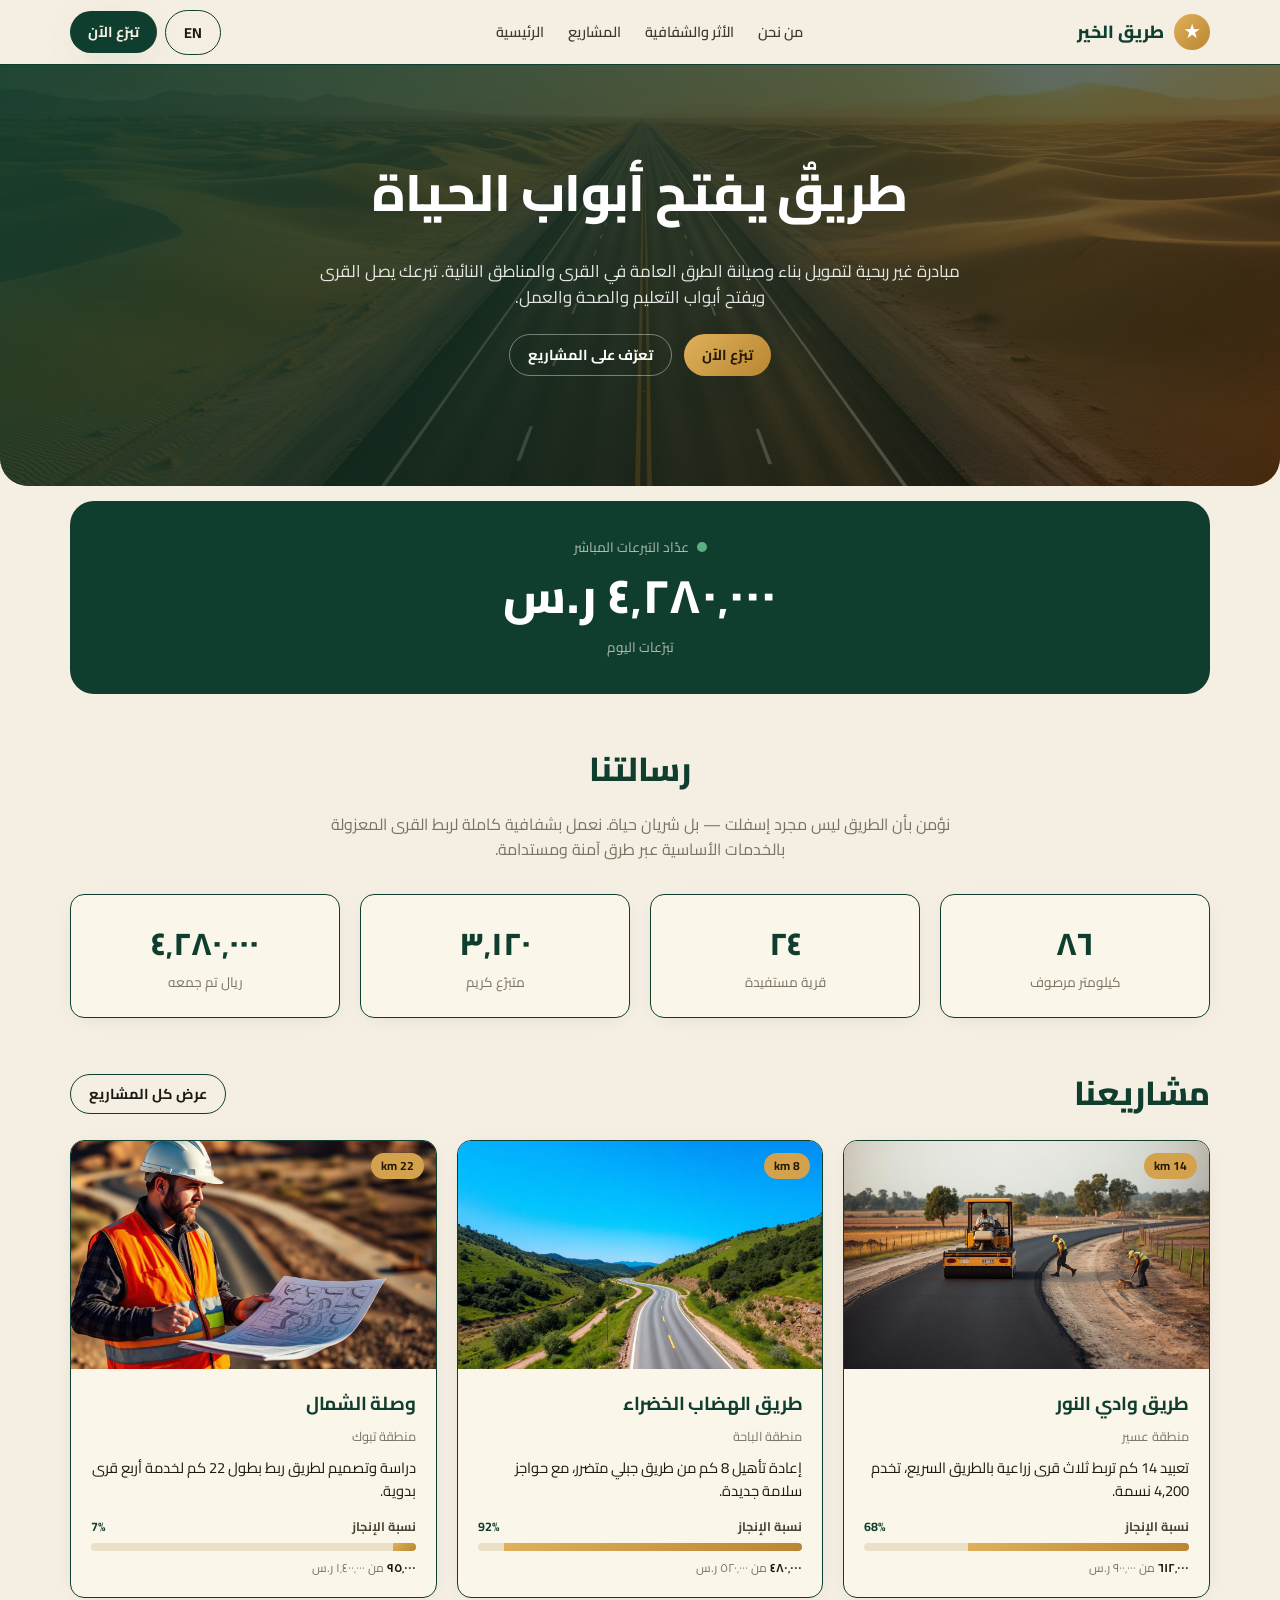
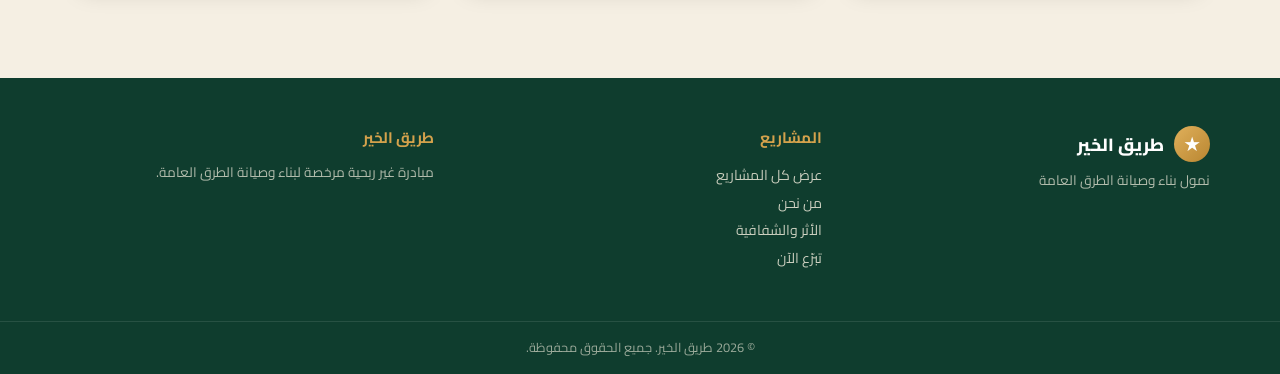
<file: index.html>
<!doctype html>
  <html lang="ar" dir="rtl">
  <head>
    <meta charset="utf-8">
    <meta name="viewport" content="width=device-width,initial-scale=1">
    <link rel="preconnect" href="https://fonts.googleapis.com">
    <link rel="preconnect" href="https://fonts.gstatic.com" crossorigin>
    <link href="https://fonts.googleapis.com/css2?family=Cairo:wght@400;600;700;800&family=Inter:wght@400;600;700;800&display=swap" rel="stylesheet">
    <link rel="stylesheet" href="styles.css">
    <title>طريق الخير — Tareeq Al-Khair</title>
    <meta name="description" content="مبادرة غير ربحية لتمويل بناء وصيانة الطرق العامة">
  </head>

  <body>
    <!-- header -->
    <header class="header">
      <div class="container nav">
        <a href="index.html" class="brand">
          <span class="logo">★</span>
          <span data-i18n="brand">طريق الخير</span>
        </a>
        <nav class="nav-links">
          <a href="index.html" data-i18n="nav_home"></a>
          <a href="projects.html" data-i18n="nav_projects"></a>
          <a href="impact.html" data-i18n="nav_impact"></a>
          <a href="about.html" data-i18n="nav_about"></a>
        </nav>
        <div class="nav-actions">
          <button id="lang-btn" class="btn btn-ghost" data-i18n="lang_toggle"></button>
          <a href="donate.html" class="btn btn-primary" data-i18n="nav_donate"></a>
        </div>
      </div>
    </header>
    <!-- hero -->
    <section class="hero" style="padding:0">
      <img src="assets/hero-road.jpg" alt="">
      <div class="hero-inner">
        <h1 data-i18n="hero_title"></h1>
        <p data-i18n="hero_sub"></p>
        <div class="hero-cta">
          <a class="btn btn-gold" href="donate.html" data-i18n="cta_donate"></a>
          <a class="btn btn-ghost" style="color:#fff;border-color:rgba(255,255,255,.4)" href="projects.html" data-i18n="cta_projects"></a>
        </div>
      </div>
    </section>

    <section class="container">
      <div class="live">
        <div style="opacity:.7;font-size:.85rem"><span class="dot"></span><span data-i18n="live_title"></span></div>
        <div class="big" id="live-amount">— ر.س</div>
        <div style="opacity:.7;font-size:.85rem;margin-top:4px" data-i18n="live_today"></div>
      </div>
    </section>

    <section class="container">
      <div style="text-align:center; max-width:680px; margin:0 auto 32px; margin-top: 50px;">
        <h2 data-i18n="mission_title"></h2>
        <p class="lead" style="margin:0 auto" data-i18n="mission_body"></p>
      </div>
      <div class="grid grid-4">
        <div class="card stat"><div class="num" data-fmt="86"></div><div class="label" data-i18n="stats_km"></div></div>
        <div class="card stat"><div class="num" data-fmt="24"></div><div class="label" data-i18n="stats_villages"></div></div>
        <div class="card stat"><div class="num" data-fmt="3120"></div><div class="label" data-i18n="stats_donors"></div></div>
        <div class="card stat"><div class="num" data-fmt="4280000"></div><div class="label" data-i18n="stats_raised"></div></div>
      </div>
    </section>

    <section class="container">
      <div style="text-align:center; display:flex;align-items:center;justify-content:space-between; margin-bottom:20px;flex-wrap:wrap;gap:12px; margin-top: 50px; ">
        <h2 style="margin:0" data-i18n="projects_title"></h2>
        <a class="btn btn-ghost" href="projects.html" data-i18n="view_all"></a>
      </div>
      <div class="grid grid-3" id="projects-grid"></div>
    </section>
    <footer>
      <div class="container">
        <div>
          <div class="brand" style="color:#fff;margin-bottom:8px">
            <span class="logo">★</span>
            <span data-i18n="brand"></span>
          </div>
          <p style="color:rgba(247,241,225,.7);font-size:.85rem" data-i18n="tagline"></p>
        </div>
        <div>
          <h4 data-i18n="nav_projects"></h4>
          <a href="projects.html" data-i18n="view_all"></a>
          <a href="about.html" data-i18n="nav_about"></a>
          <a href="impact.html" data-i18n="nav_impact"></a>
          <a href="donate.html" data-i18n="nav_donate"></a>
        </div>
        <div>
          <h4 data-i18n="brand"></h4>
          <p style="color:rgba(247,241,225,.7);font-size:.85rem" data-i18n="footer_about"></p>
        </div>
      </div>
      <div class="copy" data-i18n="footer_rights"></div>
    </footer>
    <script src="app.js"></script>
  </body>
</html>
</file>
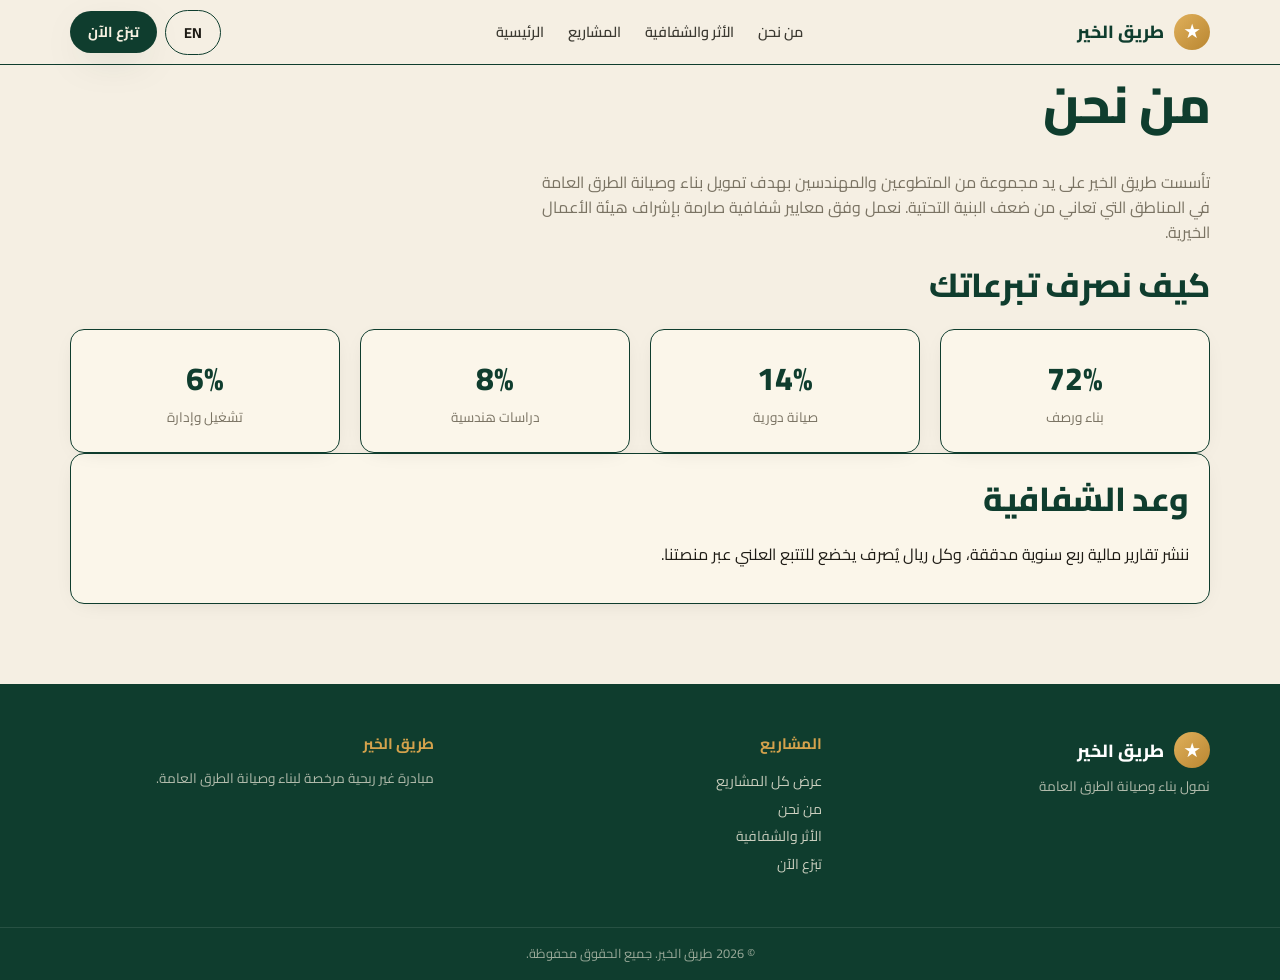
<file: about.html>
<!doctype html><html lang="ar" dir="rtl"><head><meta charset="utf-8"><meta name="viewport" content="width=device-width,initial-scale=1"><link rel="preconnect" href="https://fonts.googleapis.com"><link rel="preconnect" href="https://fonts.gstatic.com" crossorigin><link href="https://fonts.googleapis.com/css2?family=Cairo:wght@400;600;700;800&family=Inter:wght@400;600;700;800&display=swap" rel="stylesheet"><link rel="stylesheet" href="styles.css"><title data-i18n="about_title">عن طريق الخير</title></head><body>
<header class="header"><div class="container nav"><a href="index.html" class="brand"><span class="logo">★</span><span data-i18n="brand">طريق الخير</span></a><nav class="nav-links"><a href="index.html" data-i18n="nav_home"></a><a href="projects.html" data-i18n="nav_projects"></a><a href="impact.html" data-i18n="nav_impact"></a><a href="about.html" data-i18n="nav_about"></a></nav><div class="nav-actions"><button id="lang-btn" class="btn btn-ghost" data-i18n="lang_toggle"></button><a href="donate.html" class="btn btn-primary" data-i18n="nav_donate"></a></div></div></header>
<section class="container">
  <h1 data-i18n="about_title"></h1>
  <p class="lead" data-i18n="about_body"></p>
</section>
<section class="container">
  <h2 data-i18n="how_used_title"></h2>
  <div class="grid grid-4">
    <div class="card stat"><div class="num">72%</div><div class="label" data-i18n="use_construction"></div></div>
    <div class="card stat"><div class="num">14%</div><div class="label" data-i18n="use_maintenance"></div></div>
    <div class="card stat"><div class="num">8%</div><div class="label" data-i18n="use_engineering"></div></div>
    <div class="card stat"><div class="num">6%</div><div class="label" data-i18n="use_admin"></div></div>
  </div>
</section>
<section class="container">
  <div class="card card-body">
    <h2 data-i18n="transparency_title"></h2>
    <p data-i18n="transparency_body"></p>
  </div>
</section>
<footer><div class="container"><div><div class="brand" style="color:#fff;margin-bottom:8px"><span class="logo">★</span><span data-i18n="brand"></span></div><p style="color:rgba(247,241,225,.7);font-size:.85rem" data-i18n="tagline"></p></div><div><h4 data-i18n="nav_projects"></h4><a href="projects.html" data-i18n="view_all"></a><a href="about.html" data-i18n="nav_about"></a><a href="impact.html" data-i18n="nav_impact"></a><a href="donate.html" data-i18n="nav_donate"></a></div><div><h4 data-i18n="brand"></h4><p style="color:rgba(247,241,225,.7);font-size:.85rem" data-i18n="footer_about"></p></div></div><div class="copy" data-i18n="footer_rights"></div></footer><script src="app.js"></script></body></html>
</file>
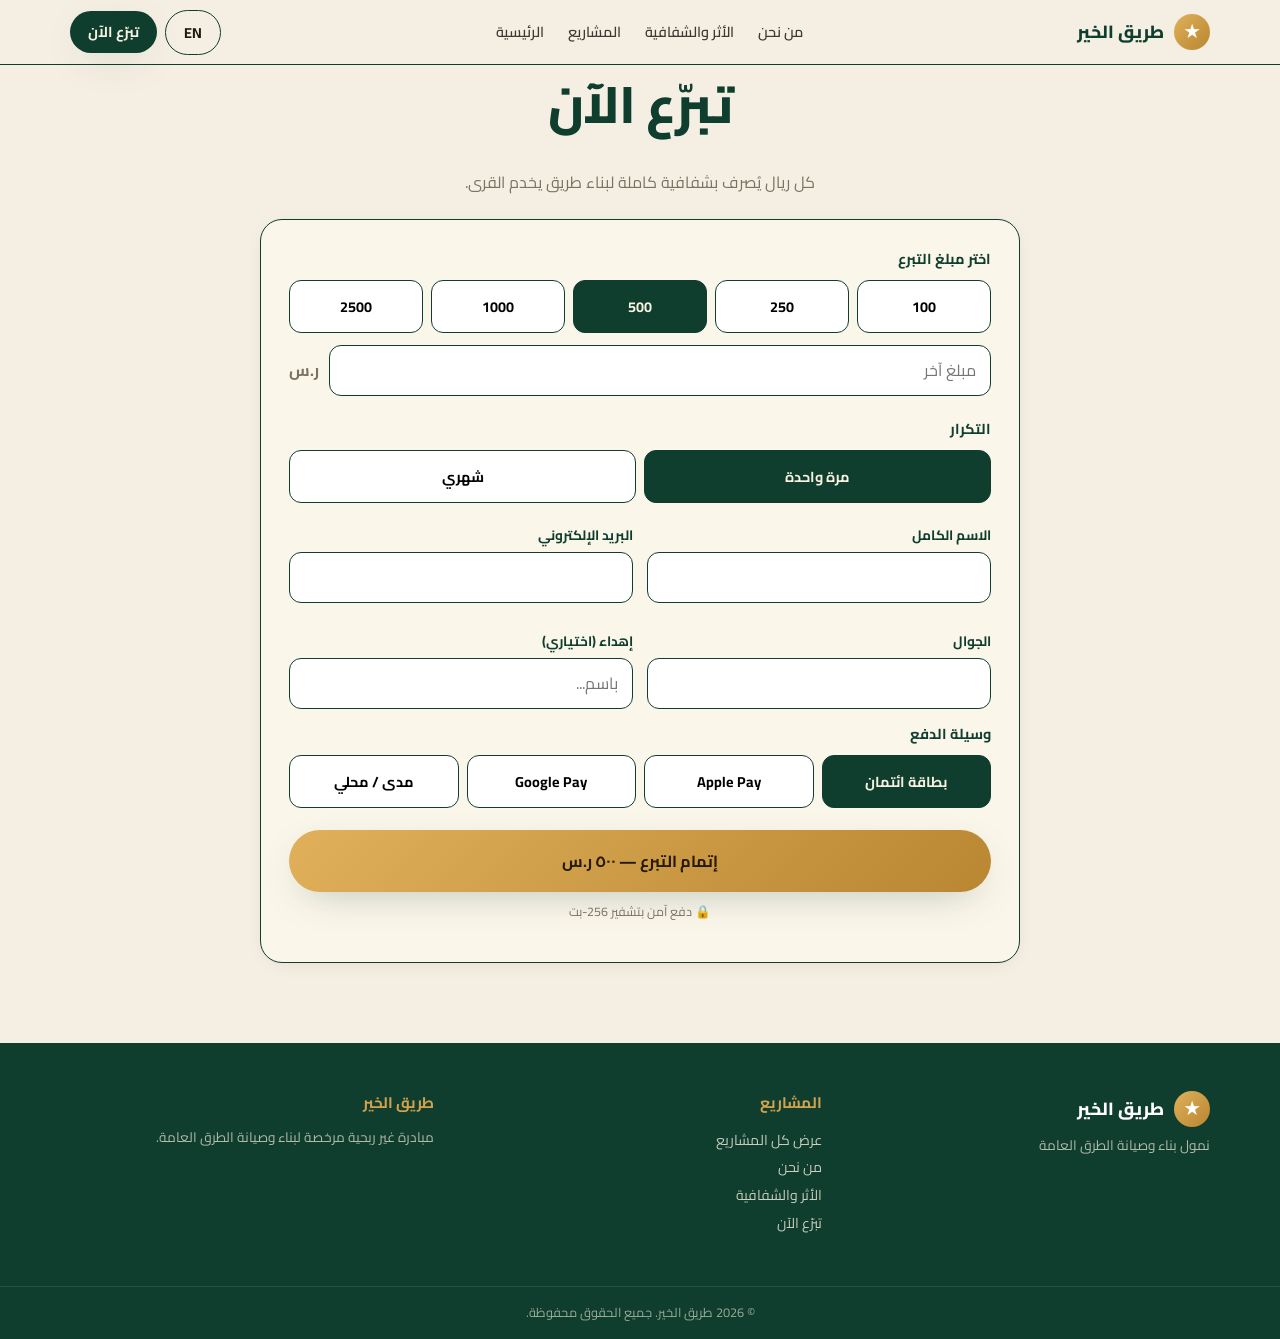
<file: donate.html>
<!doctype html><html lang="ar" dir="rtl"><head><meta charset="utf-8"><meta name="viewport" content="width=device-width,initial-scale=1"><link rel="preconnect" href="https://fonts.googleapis.com"><link rel="preconnect" href="https://fonts.gstatic.com" crossorigin><link href="https://fonts.googleapis.com/css2?family=Cairo:wght@400;600;700;800&family=Inter:wght@400;600;700;800&display=swap" rel="stylesheet"><link rel="stylesheet" href="styles.css"><title>تبرّع — Donate</title></head><body>
<header class="header"><div class="container nav"><a href="index.html" class="brand"><span class="logo">★</span><span data-i18n="brand">طريق الخير</span></a><nav class="nav-links"><a href="index.html" data-i18n="nav_home"></a><a href="projects.html" data-i18n="nav_projects"></a><a href="impact.html" data-i18n="nav_impact"></a><a href="about.html" data-i18n="nav_about"></a></nav><div class="nav-actions"><button id="lang-btn" class="btn btn-ghost" data-i18n="lang_toggle"></button><a href="donate.html" class="btn btn-primary" data-i18n="nav_donate"></a></div></div></header>
<section class="container" style="max-width:820px">
  <div style="text-align:center;margin-bottom:24px">
    <h1 data-i18n="donate_title"></h1>
    <p class="lead" style="margin:0 auto" data-i18n="donate_sub"></p>
  </div>

  <div id="receipt" class="receipt" style="display:none">
    <h2 style="margin:0 0 6px" data-i18n="receipt_title"></h2>
    <p style="margin:0;font-size:.9rem" data-i18n="receipt_body"></p>
    <div id="receipt-amount" style="margin-top:10px;font-weight:800;color:var(--primary)"></div>
  </div>

  <form id="donate-form" class="form">
    <fieldset class="fieldset">
      <span class="legend" data-i18n="amount"></span>
      <div class="choices">
        <button type="button" class="choice" data-amt="100">100</button>
        <button type="button" class="choice" data-amt="250">250</button>
        <button type="button" class="choice" data-amt="500">500</button>
        <button type="button" class="choice" data-amt="1000">1000</button>
        <button type="button" class="choice" data-amt="2500">2500</button>
      </div>
      <div style="display:flex;gap:10px;margin-top:12px;align-items:center">
        <input id="custom-amount" type="number" min="10" class="input" data-i18n-ph="custom_amount">
        <b style="color:var(--muted)" data-i18n="currency"></b>
      </div>
    </fieldset>

    <fieldset class="fieldset">
      <span class="legend" data-i18n="frequency"></span>
      <div class="choices" style="grid-template-columns:1fr 1fr">
        <button type="button" class="choice" data-freq="once" data-i18n="once"></button>
        <button type="button" class="choice" data-freq="monthly" data-i18n="monthly"></button>
      </div>
    </fieldset>

    <div class="row">
      <label class="field"><span data-i18n="full_name"></span><input required class="input"></label>
      <label class="field"><span data-i18n="email"></span><input required type="email" class="input"></label>
      <label class="field"><span data-i18n="phone"></span><input type="tel" class="input"></label>
      <label class="field"><span data-i18n="dedicate"></span><input class="input" data-i18n-ph="dedicate_ph"></label>
    </div>

    <fieldset class="fieldset">
      <span class="legend" data-i18n="pay_with"></span>
      <div class="choices" style="grid-template-columns:repeat(auto-fit,minmax(120px,1fr))">
        <button type="button" class="choice" data-pay="card" data-i18n="pay_card"></button>
        <button type="button" class="choice" data-pay="apple" data-i18n="pay_apple"></button>
        <button type="button" class="choice" data-pay="google" data-i18n="pay_google"></button>
        <button type="button" class="choice" data-pay="local" data-i18n="pay_local"></button>
      </div>
    </fieldset>

    <button type="submit" class="btn btn-gold" style="width:100%;padding:16px;font-size:1rem"><span id="submit-label"></span></button>
    <p style="text-align:center;font-size:.78rem;color:var(--muted);margin-top:10px">🔒 <span data-i18n="secure_note"></span></p>
  </form>
</section>
<footer><div class="container"><div><div class="brand" style="color:#fff;margin-bottom:8px"><span class="logo">★</span><span data-i18n="brand"></span></div><p style="color:rgba(247,241,225,.7);font-size:.85rem" data-i18n="tagline"></p></div><div><h4 data-i18n="nav_projects"></h4><a href="projects.html" data-i18n="view_all"></a><a href="about.html" data-i18n="nav_about"></a><a href="impact.html" data-i18n="nav_impact"></a><a href="donate.html" data-i18n="nav_donate"></a></div><div><h4 data-i18n="brand"></h4><p style="color:rgba(247,241,225,.7);font-size:.85rem" data-i18n="footer_about"></p></div></div><div class="copy" data-i18n="footer_rights"></div></footer><script src="app.js"></script></body></html>
</file>
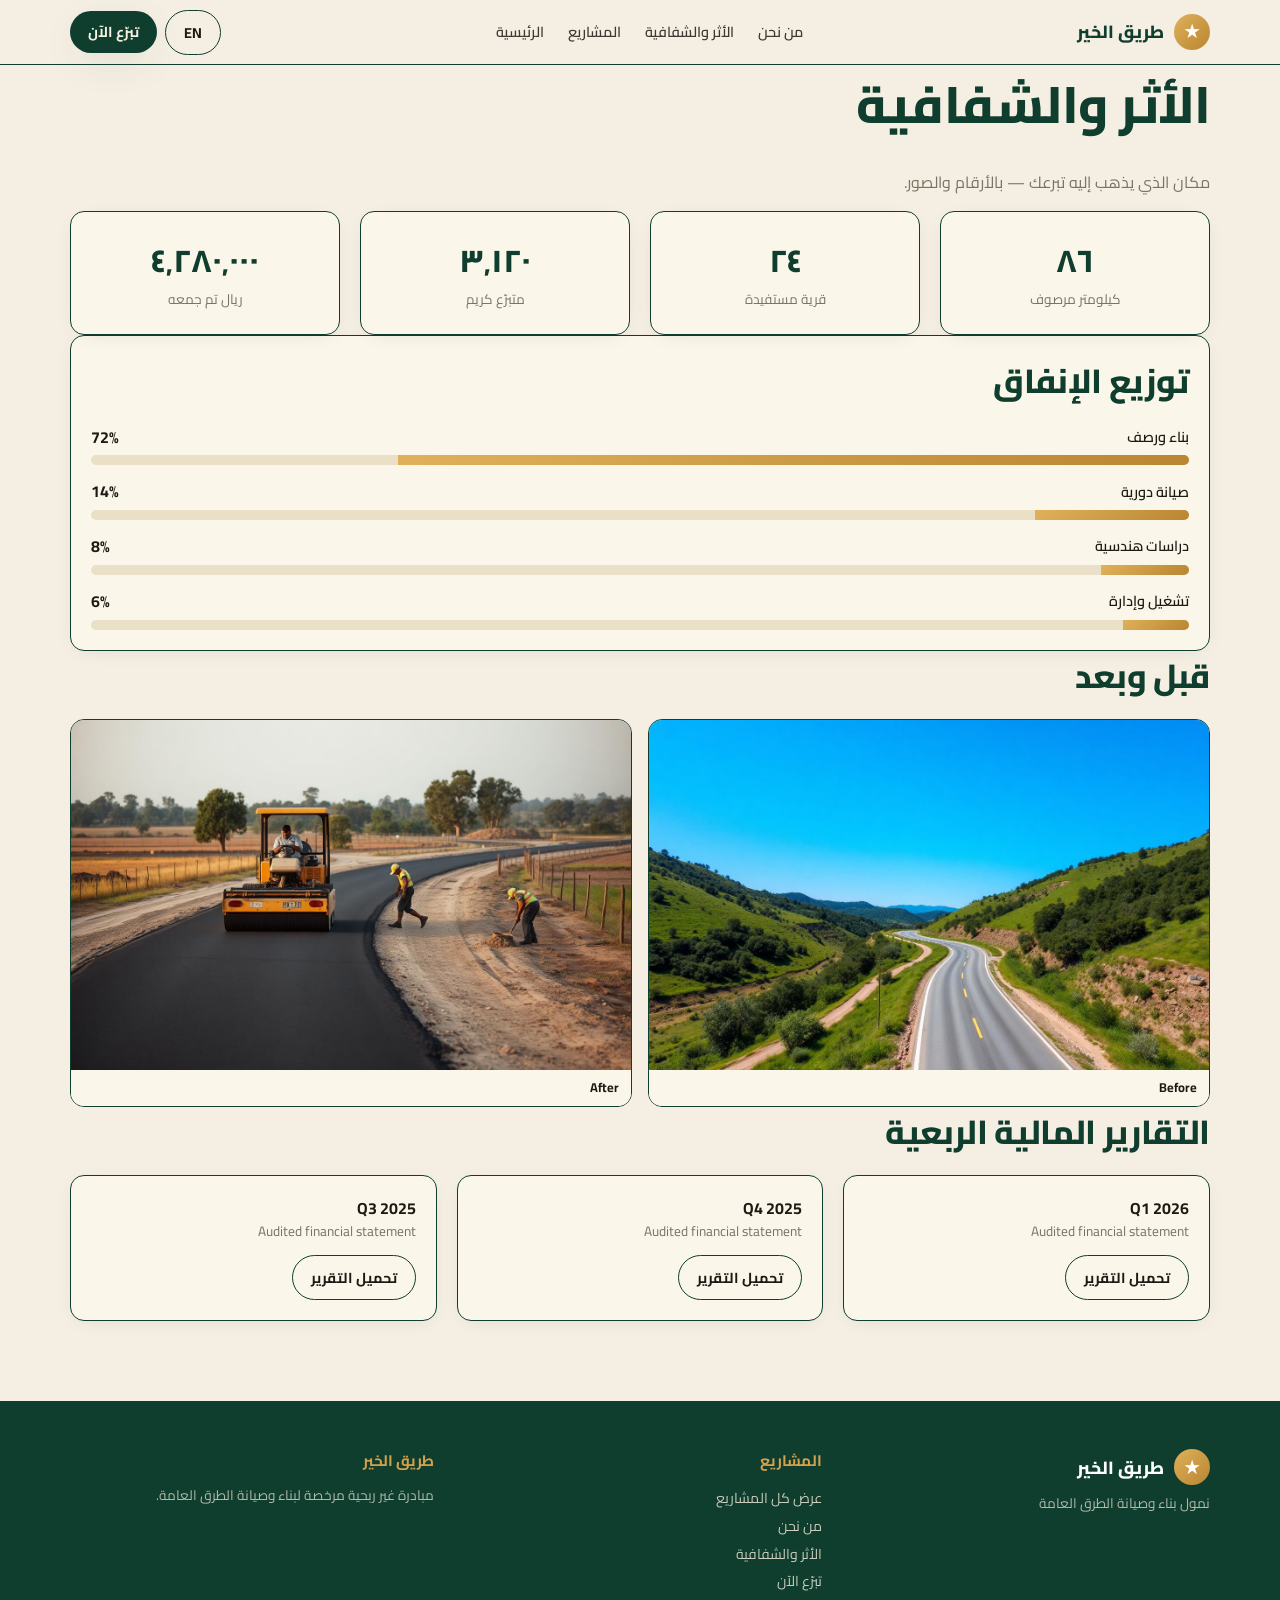
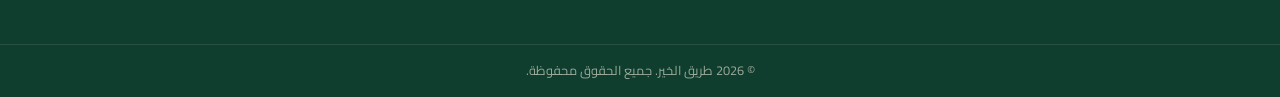
<file: impact.html>
<!doctype html><html lang="ar" dir="rtl"><head><meta charset="utf-8"><meta name="viewport" content="width=device-width,initial-scale=1"><link rel="preconnect" href="https://fonts.googleapis.com"><link rel="preconnect" href="https://fonts.gstatic.com" crossorigin><link href="https://fonts.googleapis.com/css2?family=Cairo:wght@400;600;700;800&family=Inter:wght@400;600;700;800&display=swap" rel="stylesheet"><link rel="stylesheet" href="styles.css"><title data-i18n="impact_title">الأثر والشفافية</title></head><body>
<header class="header"><div class="container nav"><a href="index.html" class="brand"><span class="logo">★</span><span data-i18n="brand">طريق الخير</span></a><nav class="nav-links"><a href="index.html" data-i18n="nav_home"></a><a href="projects.html" data-i18n="nav_projects"></a><a href="impact.html" data-i18n="nav_impact"></a><a href="about.html" data-i18n="nav_about"></a></nav><div class="nav-actions"><button id="lang-btn" class="btn btn-ghost" data-i18n="lang_toggle"></button><a href="donate.html" class="btn btn-primary" data-i18n="nav_donate"></a></div></div></header>
<section class="container">
  <h1 data-i18n="impact_title"></h1>
  <p class="lead" data-i18n="impact_sub"></p>
</section>
<section class="container">
  <div class="grid grid-4">
    <div class="card stat"><div class="num" data-fmt="86"></div><div class="label" data-i18n="stats_km"></div></div>
    <div class="card stat"><div class="num" data-fmt="24"></div><div class="label" data-i18n="stats_villages"></div></div>
    <div class="card stat"><div class="num" data-fmt="3120"></div><div class="label" data-i18n="stats_donors"></div></div>
    <div class="card stat"><div class="num" data-fmt="4280000"></div><div class="label" data-i18n="stats_raised"></div></div>
  </div>
</section>
<section class="container">
  <div class="card card-body">
    <h2 data-i18n="breakdown_title"></h2>
    <div class="bars">
      <div><div class="bar-row"><span class="bar-label" data-i18n="use_construction"></span><b>72%</b></div><div class="bar"><div style="width:72%"></div></div></div>
      <div><div class="bar-row"><span class="bar-label" data-i18n="use_maintenance"></span><b>14%</b></div><div class="bar"><div style="width:14%"></div></div></div>
      <div><div class="bar-row"><span class="bar-label" data-i18n="use_engineering"></span><b>8%</b></div><div class="bar"><div style="width:8%"></div></div></div>
      <div><div class="bar-row"><span class="bar-label" data-i18n="use_admin"></span><b>6%</b></div><div class="bar"><div style="width:6%"></div></div></div>
    </div>
  </div>
</section>
<section class="container">
  <h2 data-i18n="before_after"></h2>
  <div class="beforeafter">
    <figure><img src="assets/project-2.jpg" alt=""><figcaption>Before</figcaption></figure>
    <figure><img src="assets/project-1.jpg" alt=""><figcaption>After</figcaption></figure>
  </div>
</section>
<section class="container">
  <h2 data-i18n="quarterly_reports"></h2>
  <div class="grid grid-3">
    <div class="card card-body"><b>Q1 2026</b><p style="font-size:.85rem;color:var(--muted)">Audited financial statement</p><button class="btn btn-ghost" data-i18n="download_report"></button></div>
    <div class="card card-body"><b>Q4 2025</b><p style="font-size:.85rem;color:var(--muted)">Audited financial statement</p><button class="btn btn-ghost" data-i18n="download_report"></button></div>
    <div class="card card-body"><b>Q3 2025</b><p style="font-size:.85rem;color:var(--muted)">Audited financial statement</p><button class="btn btn-ghost" data-i18n="download_report"></button></div>
  </div>
</section>
<footer><div class="container"><div><div class="brand" style="color:#fff;margin-bottom:8px"><span class="logo">★</span><span data-i18n="brand"></span></div><p style="color:rgba(247,241,225,.7);font-size:.85rem" data-i18n="tagline"></p></div><div><h4 data-i18n="nav_projects"></h4><a href="projects.html" data-i18n="view_all"></a><a href="about.html" data-i18n="nav_about"></a><a href="impact.html" data-i18n="nav_impact"></a><a href="donate.html" data-i18n="nav_donate"></a></div><div><h4 data-i18n="brand"></h4><p style="color:rgba(247,241,225,.7);font-size:.85rem" data-i18n="footer_about"></p></div></div><div class="copy" data-i18n="footer_rights"></div></footer><script src="app.js"></script></body></html>
</file>
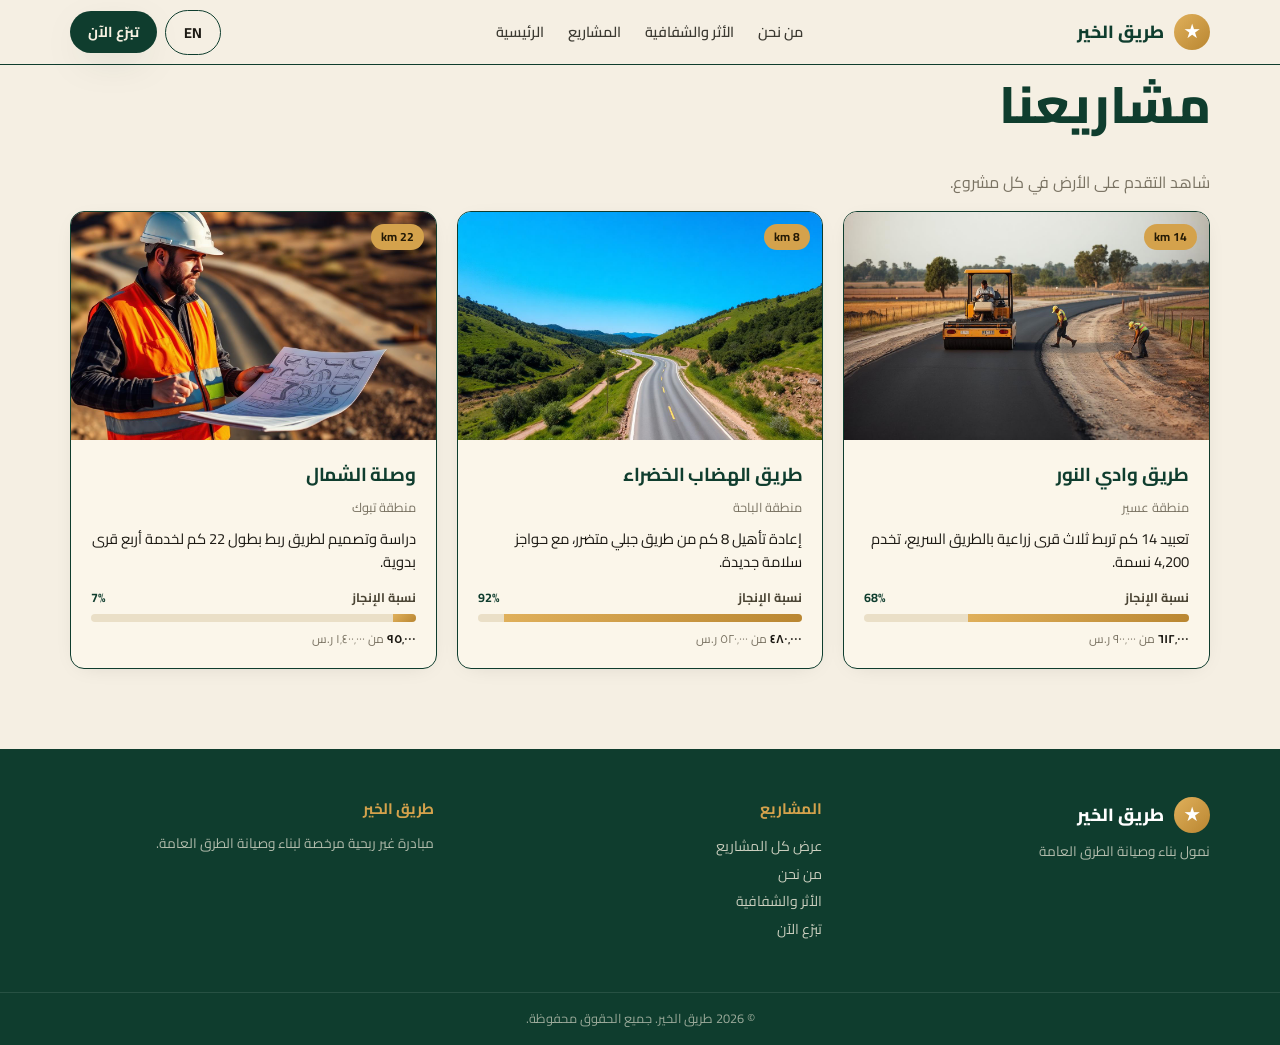
<file: projects.html>
<!doctype html>
<html lang="ar" dir="rtl">
<head>
  <meta charset="utf-8">
  <meta name="viewport" content="width=device-width,initial-scale=1">
  <link rel="preconnect" href="https://fonts.googleapis.com">
  <link rel="preconnect" href="https://fonts.gstatic.com" crossorigin>
  <link href="https://fonts.googleapis.com/css2?family=Cairo:wght@400;600;700;800&family=Inter:wght@400;600;700;800&display=swap" rel="stylesheet">
  <link rel="stylesheet" href="styles.css">
  <title data-i18n="projects_title">المشاريع</title>
</head>
<body>
<header class="header">
  <div class="container nav">
    <a href="index.html" class="brand">
      <span class="logo">★</span>
      <span data-i18n="brand">طريق الخير</span>
    </a>
    <nav class="nav-links">
      <a href="index.html" data-i18n="nav_home"></a>
      <a href="projects.html" data-i18n="nav_projects"></a>
      <a href="impact.html" data-i18n="nav_impact"></a>
      <a href="about.html" data-i18n="nav_about"></a>
    </nav>
    <div class="nav-actions">
      <button id="lang-btn" class="btn btn-ghost" data-i18n="lang_toggle"></button>
      <a href="donate.html" class="btn btn-primary" data-i18n="nav_donate"></a>
    </div>
  </div>
</header>
<section class="container">
  <h1 data-i18n="projects_title"></h1>
  <p class="lead" data-i18n="projects_sub"></p>
</section>
<section class="container">
  <div class="grid grid-3" id="projects-grid"></div>
</section>
<footer>
  <div class="container">
    <div>
    <div class="brand" style="color:#fff;margin-bottom:8px">
      <span class="logo">★</span>
      <span data-i18n="brand"></span>
    </div><p style="color:rgba(247,241,225,.7);font-size:.85rem" data-i18n="tagline"></p>
  </div>
  <div>
    <h4 data-i18n="nav_projects"></h4>
    <a href="projects.html" data-i18n="view_all"></a>
    <a href="about.html" data-i18n="nav_about"></a>
    <a href="impact.html" data-i18n="nav_impact"></a>
    <a href="donate.html" data-i18n="nav_donate"></a>
  </div>
  <div>
    <h4 data-i18n="brand"></h4>
    <p style="color:rgba(247,241,225,.7);font-size:.85rem" data-i18n="footer_about"></p>
  </div>
</div>
<div class="copy" data-i18n="footer_rights"></div>
</footer>
<script src="app.js"></script>
</body>
</html>
</file>
<file: styles.css>
:root{
  --bg:#F5EFE3; --fg:#1d1a14; --card:#FBF6EA; --muted:#7a7363;
  --primary:#0F3D2E; --primary-fg:#F7F1E1; --accent:#D4A24C; --accent-fg:#241a06;
  --border:#0F3D2E; --shadow:0 4px 24px -12px rgba(0,0,0,.18);
  --shadow-soft:0 12px 40px -16px rgba(15,61,46,.35);
  --grad-gold:linear-gradient(135deg,#E0B05B,#B98631);
  --grad-hero:linear-gradient(135deg,rgba(15,61,46,.92),rgba(32,24,12,.55));
  --radius:14px;
}
*{box-sizing:border-box}
html,body{margin:0;padding:0}
body{background:var(--bg);color:var(--fg);font-family:"Cairo","Inter",system-ui,sans-serif;-webkit-font-smoothing:antialiased;line-height:1.55}
html[lang="en"] body{font-family:"Inter","Cairo",system-ui,sans-serif}
img{max-width:100%;display:block}
a{color:inherit;text-decoration:none}
.container{max-width:1180px;margin:0 auto;padding:0 20px}
h1,h2,h3{color:var(--primary);letter-spacing:-.01em;margin:0 0 .5em}
h1{font-size:clamp(2rem,4vw,3.2rem);font-weight:800}
h2{font-size:clamp(1.5rem,2.6vw,2.2rem);font-weight:800}
p{margin:0 0 1em}

/* Header */
.header{
  position:sticky;top:0;z-index:40;background:rgba(245,239,227,.85);
  backdrop-filter:blur(8px);border-bottom:1px solid var(--border)}
.nav{
  display:flex;align-items:center;
  justify-content:space-between;gap:16px;height:64px}
.brand{
  display:flex;align-items:center;gap:10px;font-weight:800;
  color:var(--primary);font-size:1.1rem}
.brand .logo{
  width:36px;height:36px;border-radius:50%;
  background:var(--grad-gold);display:grid;place-items:center;color:#fff}
.nav-links{
  display:none;gap:24px}
.nav-links a{
  font-size:.9rem;font-weight:600;color:#3c3a32}
.nav-links a:hover,.nav-links a.active{
  color:var(--primary)}
.nav-actions{
  display:flex;gap:8px;align-items:center}
.btn{
  display:inline-flex;align-items:center;justify-content:center;
  gap:8px;border:none;cursor:pointer;font-family:inherit;font-weight:700;
  border-radius:999px;padding:10px 18px;font-size:.9rem;
  ransition:transform .15s}
.btn:hover{transform:translateY(-1px)}
.btn-primary{
  background:var(--primary);color:var(--primary-fg);
  box-shadow:var(--shadow-soft)}
.btn-gold{
  background:var(--grad-gold);color:var(--accent-fg);
  box-shadow:var(--shadow-soft)}
.btn-ghost{background:transparent;
  border:1px solid var(--border);color:var(--fg);
  padding: 8px 18px;}
.btn-ghost:hover{border-color:var(--primary);color:var(--primary)}
@media(min-width:860px){.nav-links{display:flex}}

/* Hero */
.hero{position:relative;color:#fff;overflow:hidden;border-radius:0 0 28px 28px}
.hero img{position:absolute;inset:0;width:100%;height:100%;object-fit:cover}
.hero::after{content:"";position:absolute;inset:0;background:var(--grad-hero)}
.hero-inner{position:relative;z-index:1;padding:88px 20px 110px;max-width:820px;margin:0 auto;text-align:center}
.hero h1{color:#fff}
.hero p{color:rgba(255,255,255,.88);font-size:1.05rem;max-width:640px;margin:0 auto 24px}
.hero-cta{display:flex;gap:12px;justify-content:center;flex-wrap:wrap}

/* Sections */
section{padding:64px 0}
.lead{color:var(--muted);max-width:680px}
.grid{display:grid;gap:20px}
.grid-3{grid-template-columns:repeat(auto-fit,minmax(260px,1fr))}
.grid-4{grid-template-columns:repeat(auto-fit,minmax(220px,1fr))}

/* Cards */
.card{background:var(--card);border:1px solid var(--border);border-radius:var(--radius);box-shadow:var(--shadow);overflow:hidden}
.card-body{padding:20px}
.stat{padding:24px;text-align:center}
.stat .num{font-size:2rem;font-weight:800;color:var(--primary)}
.stat .label{color:var(--muted);font-size:.85rem;margin-top:4px}

/* Project card */
.project .ratio{position:relative;aspect-ratio:16/10;overflow:hidden}
.project img{width:100%;height:100%;object-fit:cover;transition:transform .6s}
.project:hover img{transform:scale(1.05)}
.badge{position:absolute;top:12px;inset-inline-start:12px;background:var(--accent);color:var(--accent-fg);font-weight:700;font-size:.75rem;padding:4px 10px;border-radius:999px}
.progress{height:8px;background:#eadfc7;border-radius:999px;overflow:hidden;margin-top:6px}
.progress > div{height:100%;background:var(--grad-gold)}
.meta{display:flex;justify-content:space-between;font-size:.75rem;color:var(--muted);margin-top:8px}

/* Live counter */
.live{
  background:var(--primary);color:var(--primary-fg);
  border-radius:24px;padding:36px;text-align:center;
  margin-top: 15px}
.live .big{font-size:clamp(2rem,4vw,3rem);font-weight:800;color:#fff;letter-spacing:.02em}
.live .dot{display:inline-block;width:10px;height:10px;border-radius:50%;background:#7ee0a8;margin-inline-end:8px;animation:pulse 1.6s infinite}
@keyframes pulse{0%,100%{opacity:1}50%{opacity:.3}}

/* Donate form */
.form{background:var(--card);border:1px solid var(--border);border-radius:22px;padding:28px;box-shadow:var(--shadow);max-width:760px;margin:0 auto}
.fieldset{border:none;padding:0;margin:0 0 22px}
.legend{display:block;font-weight:700;color:var(--primary);margin-bottom:10px;font-size:.9rem}
.choices{display:grid;grid-template-columns:repeat(auto-fit,minmax(90px,1fr));gap:8px}
.choice{border:1px solid var(--border);background:#fff;border-radius:12px;padding:12px;font-weight:700;cursor:pointer;font-family:inherit;font-size:.9rem;transition:all .15s}
.choice:hover{border-color:var(--primary)}
.choice.active{background:var(--primary);color:var(--primary-fg);border-color:var(--primary)}
.input{width:100%;border:1px solid var(--border);background:#fff;border-radius:12px;padding:12px 14px;font:inherit;outline:none}
.input:focus{border-color:var(--primary)}
.row{display:grid;gap:14px;grid-template-columns:1fr 1fr}
@media(max-width:600px){.row{grid-template-columns:1fr}}
label.field{display:block;margin-bottom:14px}
label.field span{display:block;font-weight:700;color:var(--primary);font-size:.85rem;margin-bottom:6px}

.receipt{background:#fff7e0;border:1px solid #e9c87a;border-radius:18px;padding:24px;text-align:center;margin-bottom:24px}

/* Footer */
footer{margin-top:80px;background:var(--primary);color:var(--primary-fg)}
footer .container{display:grid;gap:24px;grid-template-columns:repeat(auto-fit,minmax(220px,1fr));padding-top:48px;padding-bottom:48px}
footer h4{color:var(--accent);margin:0 0 12px;font-size:.95rem}
footer a{color:rgba(247,241,225,.8);font-size:.88rem;display:block;padding:3px 0}
footer a:hover{color:var(--accent)}
.copy{border-top:1px solid rgba(255,255,255,.1);padding:16px 0;text-align:center;font-size:.8rem;color:rgba(247,241,225,.6)}

/* Charts */
.bars{display:flex;flex-direction:column;gap:14px}
.bar-row{display:grid;grid-template-columns:1fr auto;gap:12px;align-items:center}
.bar-label{font-weight:600;font-size:.9rem}
.bar{height:10px;background:#eadfc7;border-radius:999px;overflow:hidden;margin-top:6px}
.bar > div{height:100%;background:var(--grad-gold)}
.beforeafter{display:grid;gap:16px;grid-template-columns:1fr 1fr}
.beforeafter figure{margin:0;border-radius:14px;overflow:hidden;border:1px solid var(--border)}
.beforeafter figcaption{padding:8px 12px;font-size:.8rem;background:var(--card);font-weight:700}

[dir="rtl"] .nav-links{flex-direction:row-reverse}
</file>
